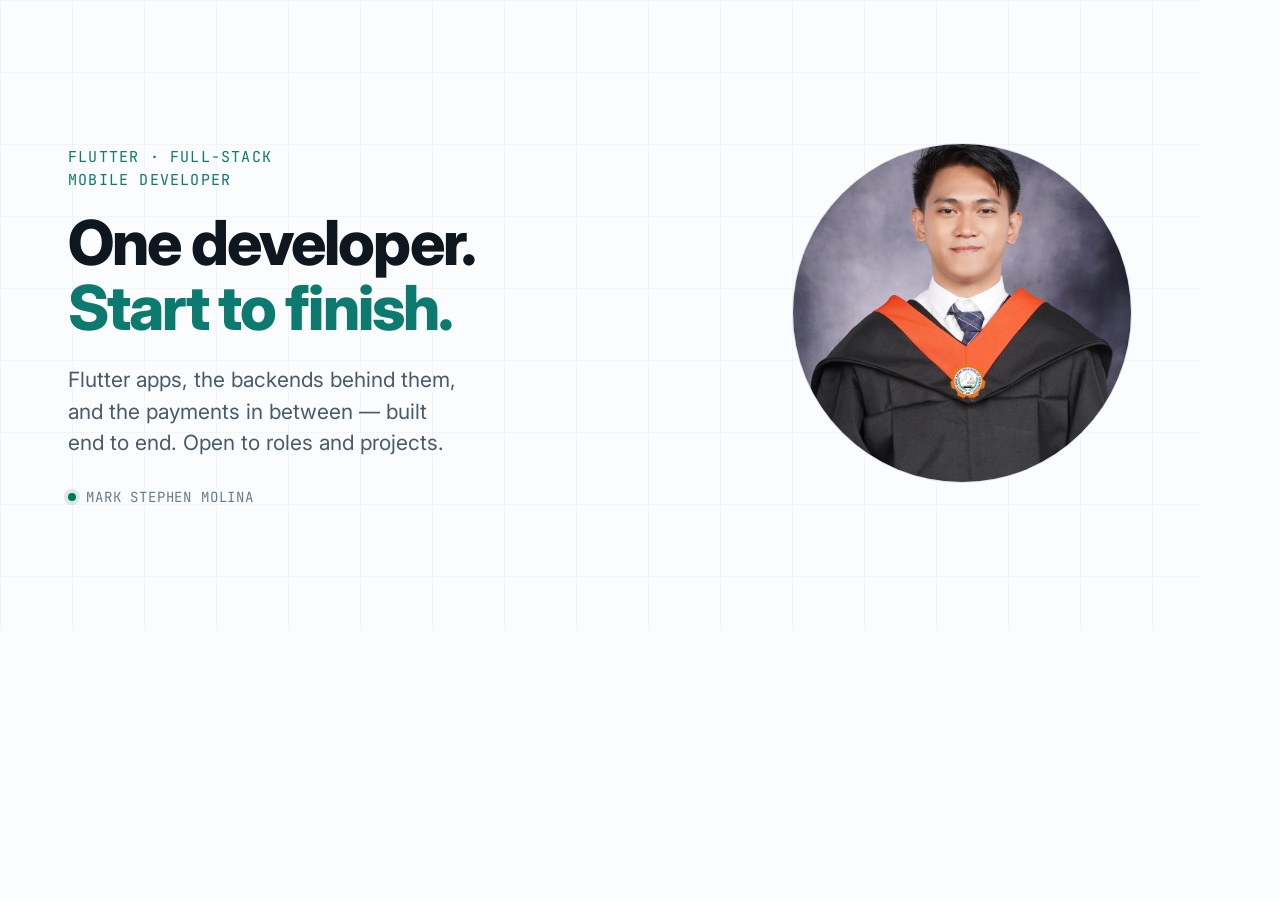
<file: tool/og-card.html>
<!doctype html>
<html lang="en">
<head>
<meta charset="utf-8">
<title>og card source</title>
<!-- Source for assets/img/og-image.png. The old one had its text baked in and
     went stale: it said "three-app marketplace", listed only three client
     regions, carried a headline the site no longer uses, and was dark while
     the site now opens light. Nobody notices, because it is an image.

     Regenerate after any change to the hero:
       chrome --headless=new --window-size=1200,630 \
              --force-device-scale-factor=1 --hide-scrollbars \
              --screenshot=assets/img/og-image.png \
              http://localhost:8347/tool/og-card.html

     Serve it rather than opening the file directly, so the relative paths to
     ../css and ../assets resolve. -->
<link rel="stylesheet" href="https://fonts.googleapis.com/css2?family=Inter:wght@400..800&family=JetBrains+Mono:wght@400;500&display=swap">
<link rel="stylesheet" href="../css/tokens.css">
<style>
  /* The card is always light, whatever the site's stored theme says. */
  html { color-scheme: light; }
  :root {
    --bg:          #fbfcfd;
    --surface:     #ffffff;
    --border:      #dde4ec;
    --text:        #0e1720;
    --text-muted:  #4a5a6b;
    --text-subtle: #6b7a8b;
    --accent:      #0d7a6f;
    --green:       #047857;
  }
  * { box-sizing: border-box; margin: 0; }
  body {
    width: 1200px;
    height: 630px;
    overflow: hidden;
    background: var(--bg);
    color: var(--text);
    font-family: "Inter", system-ui, sans-serif;
    display: grid;
    grid-template-columns: 1fr 380px;
    align-items: center;
    gap: 56px;
    padding: 64px 68px;
    position: relative;
  }
  /* the same faint grid the hero uses, so the card reads as the same site */
  body::before {
    content: "";
    position: absolute;
    inset: 0;
    background-image:
      linear-gradient(to right, #0e172008 1px, transparent 1px),
      linear-gradient(to bottom, #0e172008 1px, transparent 1px);
    background-size: 72px 72px;
    pointer-events: none;
  }
  .eyebrow {
    font-family: "JetBrains Mono", monospace;
    font-size: 15px;
    letter-spacing: 0.08em;
    text-transform: uppercase;
    color: var(--accent);
    margin-bottom: 20px;
  }
  h1 {
    font-size: 62px;
    line-height: 1.04;
    letter-spacing: -0.03em;
    font-weight: 800;
  }
  h1 em { display: block; font-style: normal; color: var(--accent); }
  p {
    margin-top: 24px;
    font-size: 21px;
    line-height: 1.5;
    color: var(--text-muted);
    max-width: 30ch;
  }
  .live {
    margin-top: 28px;
    display: flex;
    align-items: center;
    gap: 10px;
    font-family: "JetBrains Mono", monospace;
    font-size: 14px;
    letter-spacing: 0.06em;
    text-transform: uppercase;
    color: var(--text-subtle);
  }
  .dot {
    width: 8px; height: 8px; border-radius: 50%;
    background: var(--green);
    box-shadow: 0 0 0 4px #04785722;
  }
  figure { position: relative; justify-self: end; }
  img {
    width: 340px; height: 340px;
    border-radius: 50%;
    object-fit: cover;
    border: 1px solid var(--border);
  }
</style>
</head>
<body>

  <div>
    <p class="eyebrow">Flutter · Full-stack mobile developer</p>
    <h1>One developer. <em>Start to finish.</em></h1>
    <p>
      Flutter apps, the backends behind them, and the payments in between —
      built end to end. Open to roles and projects.
    </p>
    <p class="live"><span class="dot"></span> Mark Stephen Molina</p>
  </div>

  <figure>
    <img src="../assets/img/profile.webp" alt="">
  </figure>

</body>
</html>
</file>
<file: css/tokens.css>
/* ==========================================================================
   Design tokens. Every colour, size, space and duration in the site resolves
   to something declared here. Dark is the default; light overrides only the
   colour block.
   ========================================================================== */

:root {
  color-scheme: dark;

  /* --- colour: dark (default) --------------------------------------- */
  --bg:            #0b0f14;
  --bg-elevated:   #0f141b;
  --surface:       #121821;
  --surface-2:     #1a2230;
  --surface-3:     #212b3b;
  --border:        #243040;
  --border-strong: #32405480;

  --text:          #e8edf4;
  --text-muted:    #a3b1c2;  /* 8.1:1 on --bg */
  --text-subtle:   #7d8c9f;

  --accent:        #2dd4bf;  /* 9.6:1 on --bg */
  --accent-strong: #5eead4;
  --accent-dim:    #0f766e;
  --accent-wash:   #2dd4bf14;

  --gold:          #f5b544;
  --violet:        #8b8cf0;
  --green:         #34d399;

  --on-accent:     #06201d;
  --overlay:       #060a0ef2;
  --shadow-color:  0 0% 0%;

  /* --- typography ---------------------------------------------------- */
  --font-sans: "Inter", ui-sans-serif, system-ui, -apple-system, "Segoe UI", sans-serif;
  --font-mono: "JetBrains Mono", ui-monospace, "SF Mono", Menlo, monospace;

  --fs-display: clamp(2.125rem, 1.35rem + 3.1vw, 3.75rem);
  --fs-h2:      clamp(2.25rem, 1.4rem + 4.2vw, 4.5rem);
  --fs-h3:      clamp(1.5rem, 1.15rem + 1.6vw, 2.25rem);
  --fs-h4:      clamp(1.0625rem, 1rem + 0.35vw, 1.25rem);
  --fs-lead:    clamp(1.0625rem, 1rem + 0.35vw, 1.1875rem);
  --fs-body:    1rem;
  --fs-sm:      0.9375rem;
  --fs-xs:      0.8125rem;
  --fs-mono:    0.8125rem;
  --fs-eyebrow: 0.75rem;

  --lh-tight: 1.1;
  --lh-snug:  1.3;
  --lh-body:  1.65;
  --lh-loose: 1.75;

  --tracking-tight: -0.03em;
  --tracking-wide:   0.08em;

  /* --- space (8pt) ---------------------------------------------------- */
  --sp-1: 0.25rem;  --sp-2: 0.5rem;   --sp-3: 0.75rem;  --sp-4: 1rem;
  --sp-5: 1.5rem;   --sp-6: 2rem;     --sp-7: 2.5rem;   --sp-8: 3rem;
  --sp-9: 4rem;     --sp-10: 5rem;    --sp-11: 6rem;    --sp-12: 8rem;

  --section-y: clamp(5rem, 3rem + 9vw, 9rem);
  --divider-gap: clamp(3.5rem, 2rem + 4vw, 5.5rem);   /* space either side of a section rule */
  --gutter:    clamp(1.25rem, 0.5rem + 3vw, 4rem);
  --container: 1200px;
  --prose:     68ch;
  --header-h:  64px;

  /* --- radius --------------------------------------------------------- */
  --r-sm: 6px;
  --r-md: 12px;
  --r-lg: 18px;
  --r-full: 999px;

  /* --- elevation ------------------------------------------------------ */
  --shadow-sm: 0 1px 2px hsl(var(--shadow-color) / 0.3);
  --shadow-md: 0 4px 16px -4px hsl(var(--shadow-color) / 0.45);
  --shadow-lg: 0 24px 60px -20px hsl(var(--shadow-color) / 0.7);

  /* --- motion --------------------------------------------------------- */
  --dur-fast: 140ms;
  --dur:      240ms;
  --dur-slow: 520ms;
  --ease:     cubic-bezier(0.32, 0.72, 0, 1);
}

/* --- colour: light ---------------------------------------------------- */
:root[data-theme="light"] {
  color-scheme: light;

  --bg:            #fbfcfd;
  --bg-elevated:   #ffffff;
  --surface:       #ffffff;
  --surface-2:     #f2f5f8;
  --surface-3:     #e7ecf2;
  --border:        #dde4ec;
  --border-strong: #c3cedb;

  --text:          #0e1720;
  --text-muted:    #4a5a6b;  /* 7.4:1 on --bg */
  --text-subtle:   #6b7a8b;

  --accent:        #0d7a6f;  /* 4.9:1 on --bg — darkened for light mode */
  --accent-strong: #0a5f56;
  --accent-dim:    #99f6e4;
  --accent-wash:   #0d7a6f0f;

  --gold:          #a16207;
  --violet:        #4f46e5;
  --green:         #047857;

  --on-accent:     #ffffff;
  --overlay:       #0b0f14f2;
  --shadow-color:  215 40% 30%;

  --shadow-sm: 0 1px 2px hsl(var(--shadow-color) / 0.08);
  --shadow-md: 0 4px 16px -4px hsl(var(--shadow-color) / 0.14);
  --shadow-lg: 0 24px 60px -20px hsl(var(--shadow-color) / 0.22);
}
</file>
